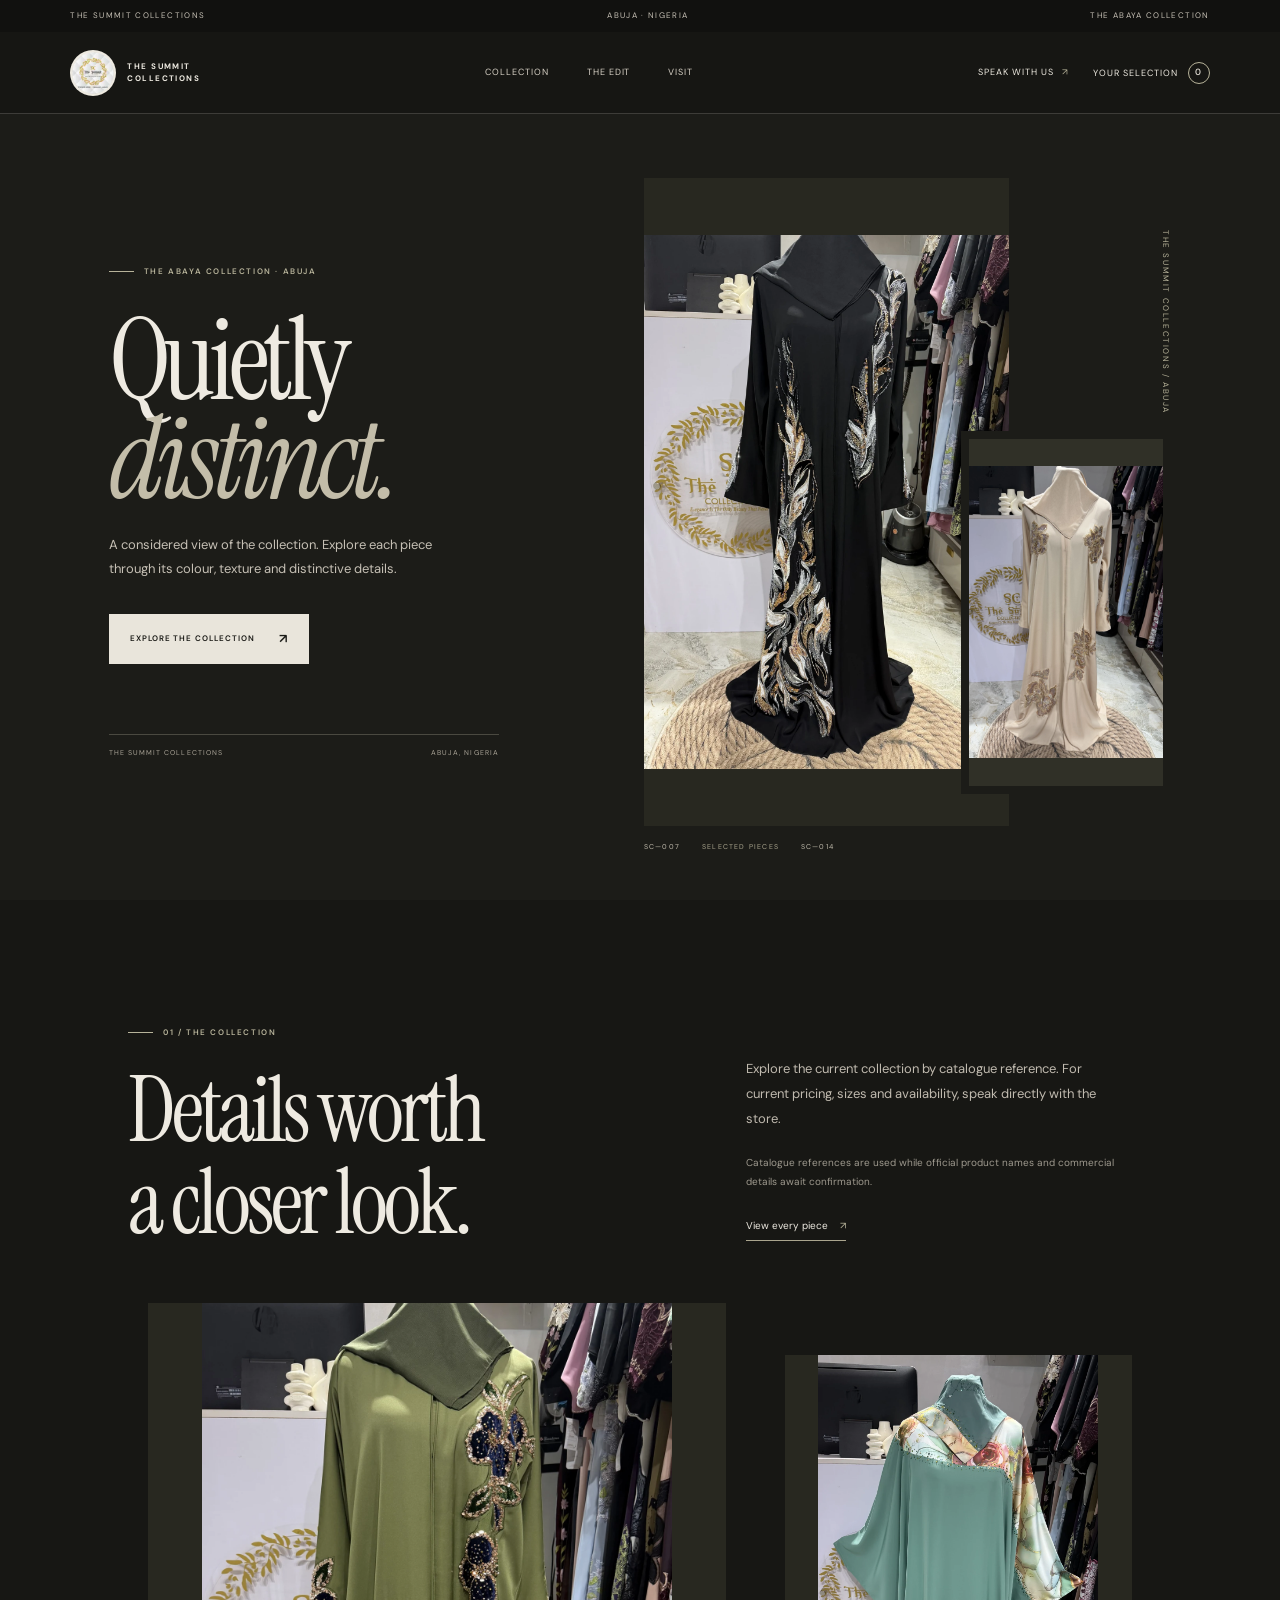
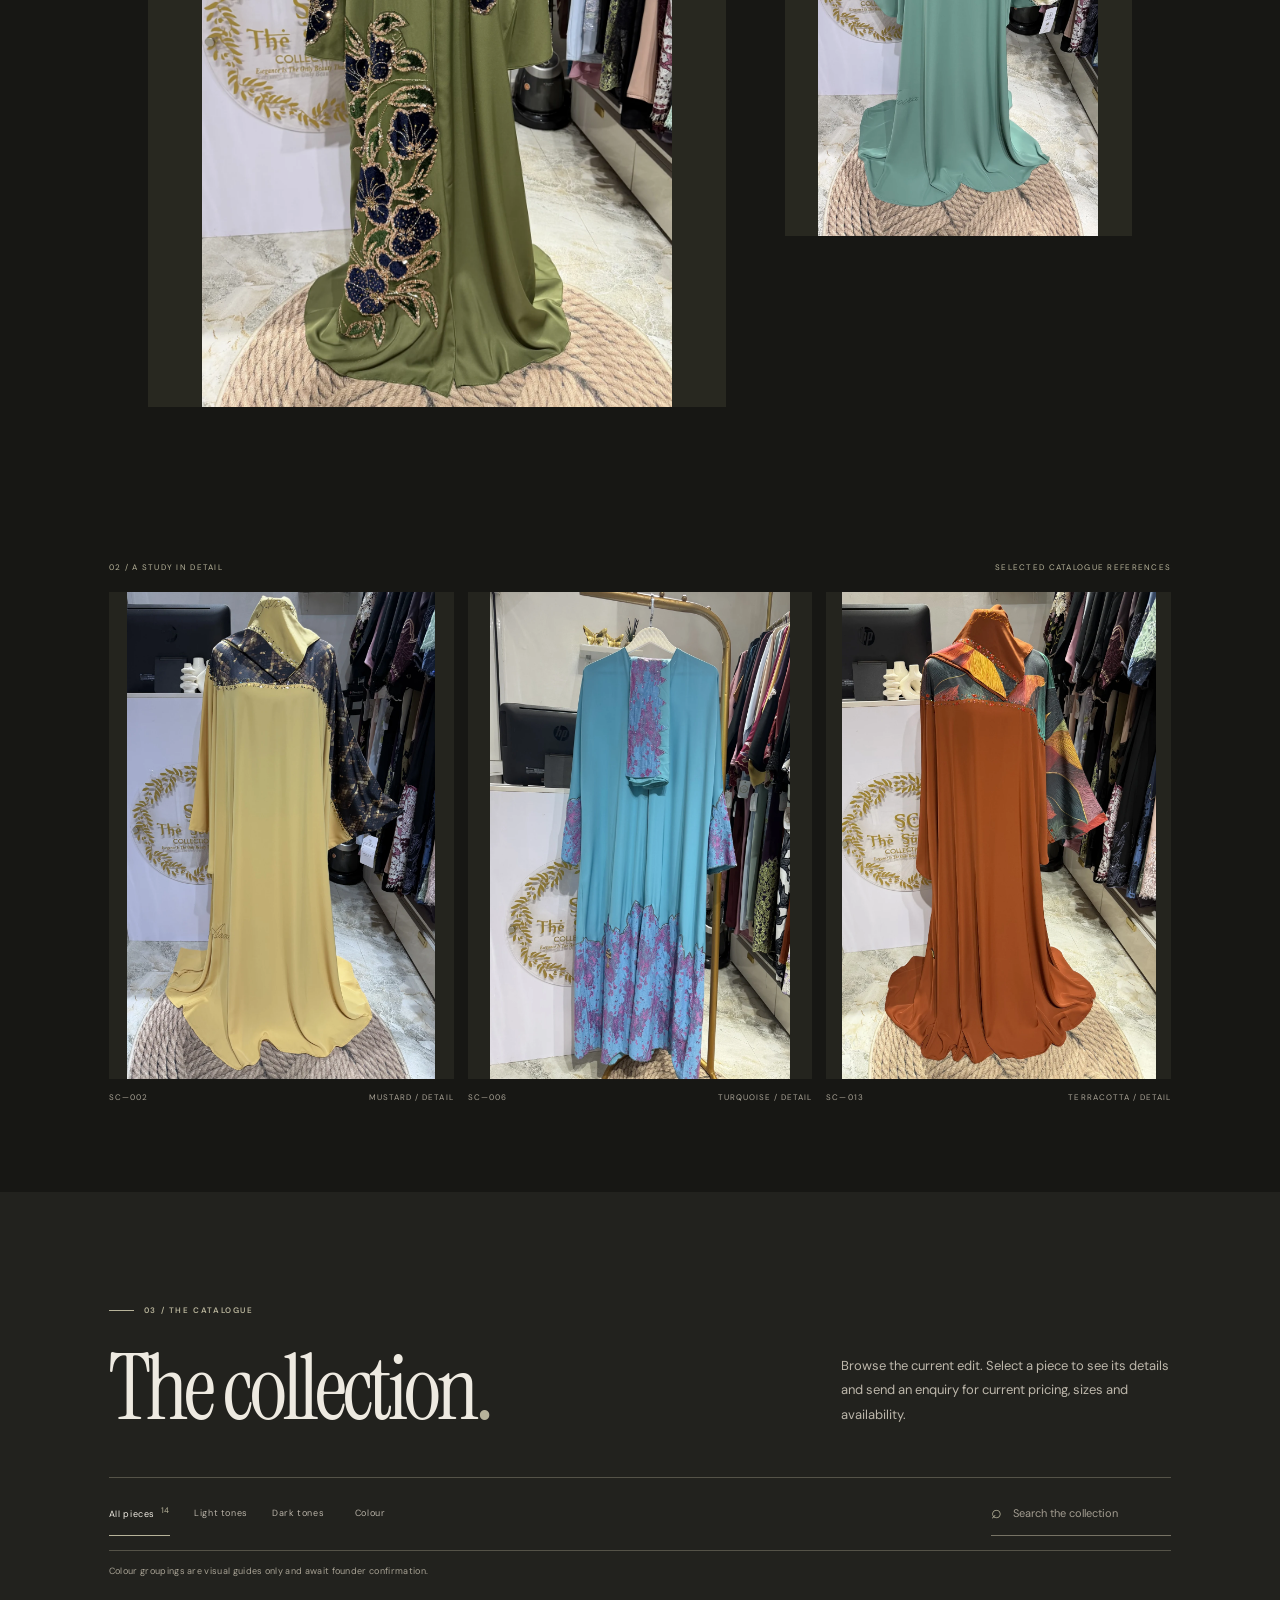
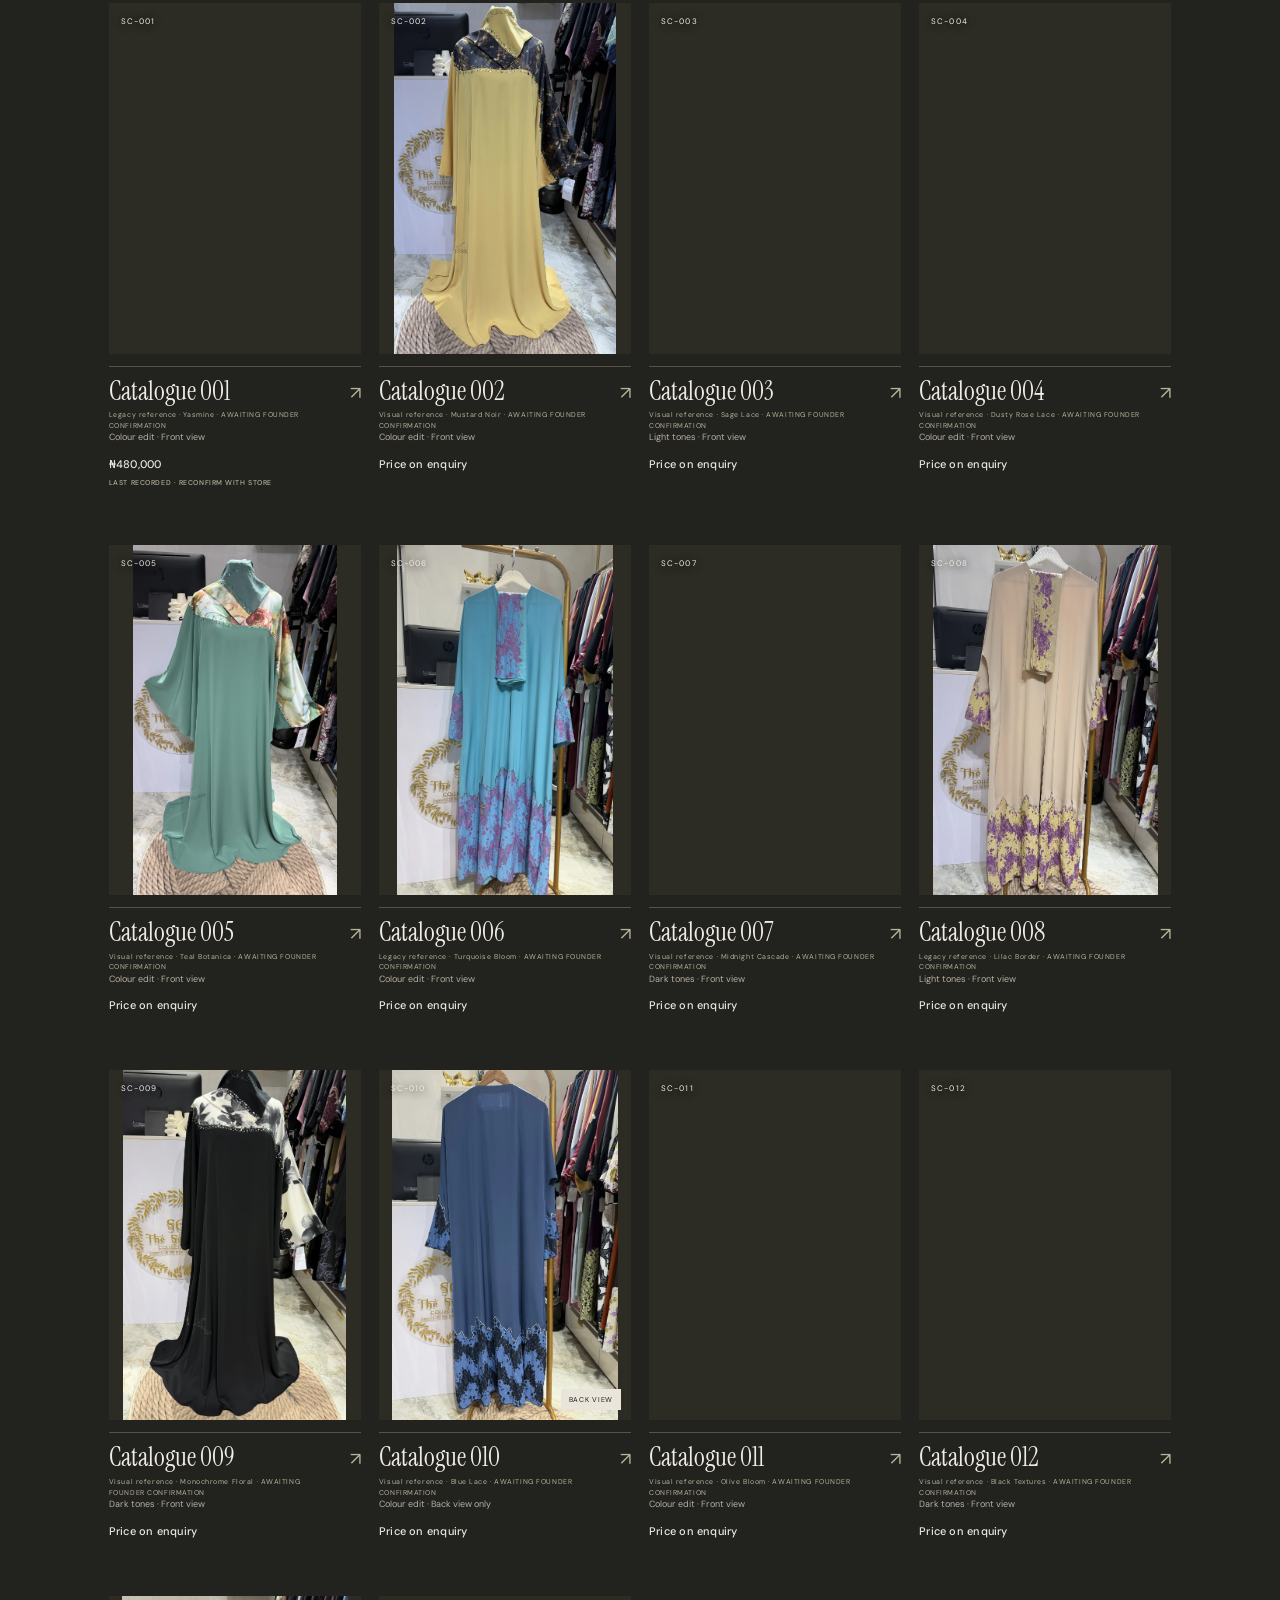
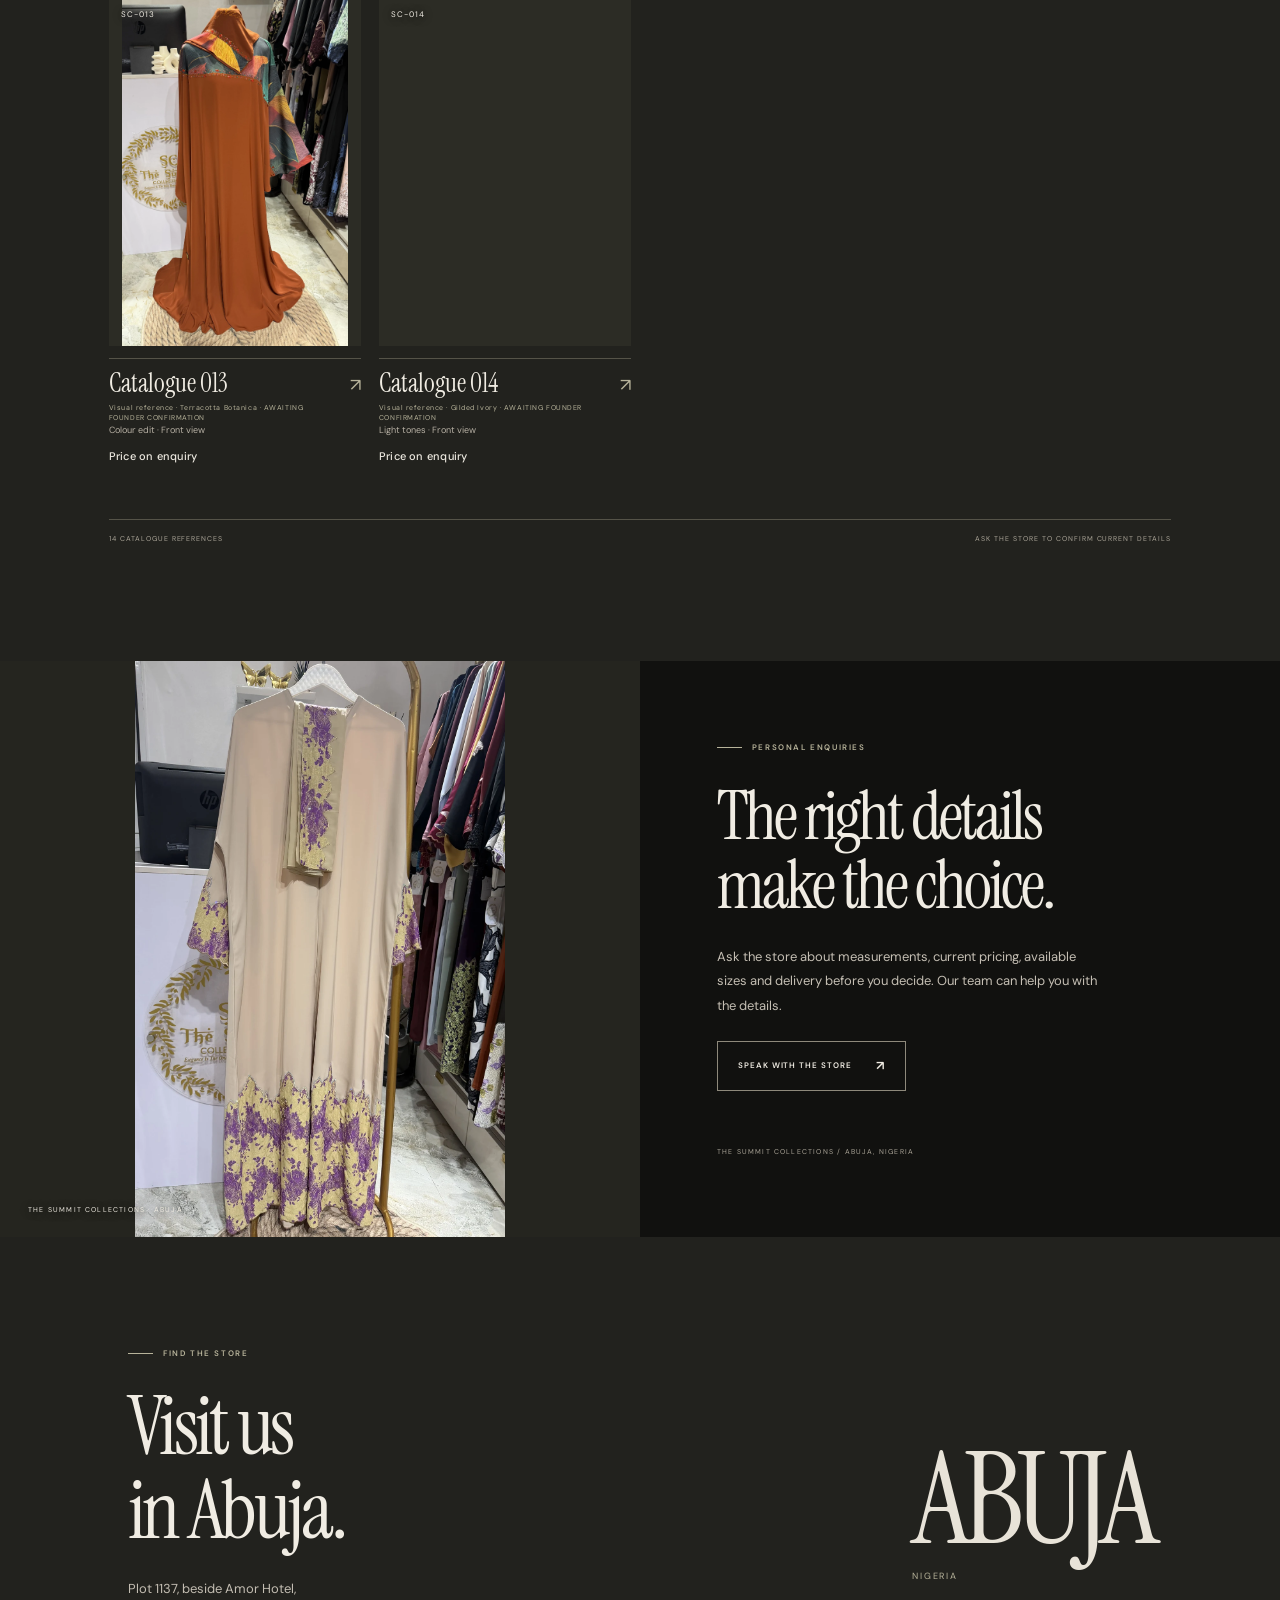
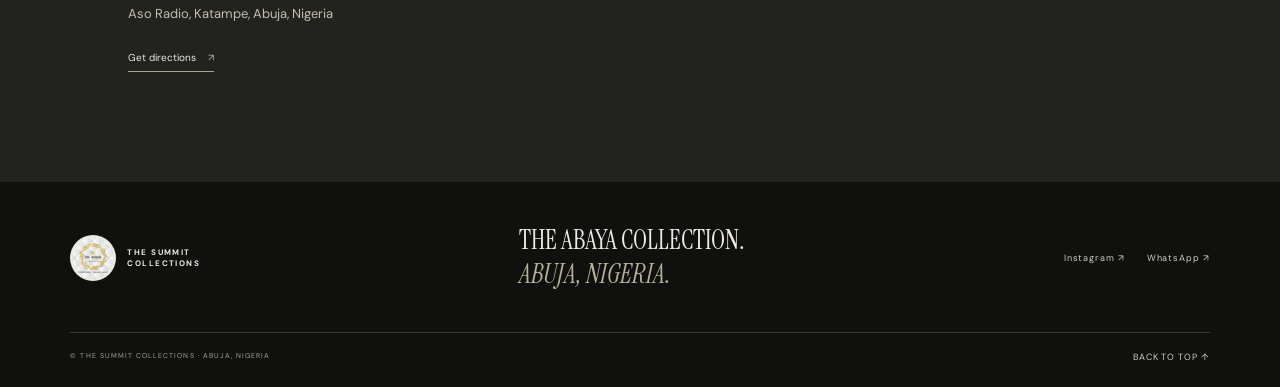
<file: index.html>
<!doctype html>
<html lang="en-NG">
<head>
<meta charset="utf-8">
<meta name="viewport" content="width=device-width, initial-scale=1">
<meta name="theme-color" content="#171714">
<meta name="robots" content="noindex,nofollow">
<meta name="description" content="Explore the abaya collection from The Summit Collections, Abuja. View each piece and enquire directly about current pricing, sizes and availability.">
<meta property="og:type" content="website">
<meta property="og:site_name" content="The Summit Collections">
<meta property="og:title" content="The Summit Collections — Quietly distinct">
<meta property="og:description" content="Explore the abaya collection from The Summit Collections, Abuja.">
<meta property="og:locale" content="en_NG">
<meta property="og:image" content="https://summit-collections-founder-review-ic6bxwjnn.vercel.app/products/sc-007.webp">
<meta property="og:image:alt" content="Black embroidered abaya from The Summit Collections catalogue">
<meta name="twitter:card" content="summary_large_image">
<meta name="twitter:title" content="The Summit Collections — Quietly distinct">
<meta name="twitter:description" content="Explore the abaya collection from The Summit Collections, Abuja.">
<meta name="twitter:image" content="https://summit-collections-founder-review-ic6bxwjnn.vercel.app/products/sc-007.webp">
<title>The Summit Collections — Quietly distinct</title>
<link rel="icon" type="image/svg+xml" href="/assets/favicon.svg">
<link rel="preload" as="image" href="/products/sc-007.webp" fetchpriority="high">
<link rel="preconnect" href="https://fonts.googleapis.com">
<link rel="preconnect" href="https://fonts.gstatic.com" crossorigin>
<link href="https://fonts.googleapis.com/css2?family=DM+Sans:wght@400;500;600;700&family=Instrument+Serif:ital@0;1&display=swap" rel="stylesheet">
<link rel="stylesheet" href="/styles.css">
</head>
<body>
<a class="skip-link" href="#top">Skip to content</a>
<div class="progress" aria-hidden="true"><span id="progressBar"></span></div>
<div class="prelude" id="prelude" aria-hidden="true"><span class="prelude-mark">SC</span></div>
<div class="announcement"><span>THE SUMMIT COLLECTIONS</span><span>ABUJA · NIGERIA</span><span>THE ABAYA COLLECTION</span></div>

<header class="site-header" id="siteHeader">
  <a class="brand" href="#top" aria-label="The Summit Collections home"><img src="/assets/summit-logo.webp" alt=""><span>THE SUMMIT<br>COLLECTIONS</span></a>
  <nav class="desktop-nav" aria-label="Main navigation"><a href="#collection">Collection</a><a href="#story">The edit</a><a href="#visit">Visit</a></nav>
  <div class="header-actions">
    <a class="header-contact" href="https://wa.me/2347082812850" target="_blank" rel="noopener">Speak with us <span>↗</span></a>
    <button class="bag-trigger" id="bagOpen" aria-controls="drawer" aria-expanded="false">Your selection <b id="count" aria-live="polite" aria-atomic="true" aria-label="0 selected units">0</b></button>
    <button class="menu-trigger" id="menuOpen" aria-controls="mobileNav" aria-label="Open navigation" aria-expanded="false"><span></span><span></span></button>
  </div>
</header>

<nav class="mobile-nav" id="mobileNav" aria-label="Mobile navigation" aria-hidden="true" inert>
  <a href="#collection">Collection <span>01</span></a><a href="#story">The edit <span>02</span></a><a href="#visit">Visit <span>03</span></a><a href="https://wa.me/2347082812850" target="_blank" rel="noopener">Speak with us ↗</a>
</nav>

<main id="top" tabindex="-1">
  <section class="hero" aria-labelledby="heroTitle">
    <div class="hero-copy">
      <p class="eyebrow reveal"><span class="eyebrow-rule"></span> THE ABAYA COLLECTION · ABUJA</p>
      <h1 class="hero-title reveal" id="heroTitle">Quietly<br><em>distinct.</em></h1>
      <p class="hero-description reveal">A considered view of the collection. Explore each piece through its colour, texture and distinctive details.</p>
      <div class="hero-actions reveal"><a class="button button-light" href="#collection">Explore the collection <span>↗</span></a></div>
      <div class="hero-foot"><span>THE SUMMIT COLLECTIONS</span><span>ABUJA, NIGERIA</span></div>
    </div>
    <div class="hero-stage" aria-label="Selected pieces from the collection">
      <figure class="hero-image hero-image-main"><img src="/products/sc-007.webp" alt="SC-007, black abaya with cascading embroidered detail" fetchpriority="high" decoding="async"></figure>
      <figure class="hero-image hero-image-detail"><img src="/products/sc-014.webp" alt="SC-014, ivory-toned abaya with gold-toned appliqué" loading="eager" decoding="async"></figure>
      <div class="hero-image-index"><span>SC—007</span><i>SELECTED PIECES</i><span>SC—014</span></div>
      <span class="hero-vertical">THE SUMMIT COLLECTIONS / ABUJA</span>
    </div>
  </section>

  <section class="story" id="story" aria-labelledby="storyTitle">
    <div class="story-heading"><p class="eyebrow"><span class="eyebrow-rule"></span> 01 / THE COLLECTION</p><h2 class="reveal" id="storyTitle">Details worth<br>a closer look.</h2></div>
    <div class="story-copy reveal"><p>Explore the current collection by catalogue reference. For current pricing, sizes and availability, speak directly with the store.</p><p class="story-note">Catalogue references are used while official product names and commercial details await confirmation.</p><a class="quiet-link" href="#collection">View every piece <span>↗</span></a></div>
    <div class="story-images">
      <figure class="story-image story-image-large reveal-image"><img src="/products/sc-011.webp" alt="SC-011, olive abaya with navy and gold floral embroidery" loading="lazy" decoding="async"></figure>
      <figure class="story-image story-image-small reveal-image"><img src="/products/sc-005.webp" alt="SC-005, teal abaya with floral-print sleeves" loading="lazy" decoding="async"></figure>
    </div>
  </section>

  <section class="lookbook" aria-label="A closer view of selected collection pieces">
    <div class="lookbook-head"><span>02 / A STUDY IN DETAIL</span><span>SELECTED CATALOGUE REFERENCES</span></div>
    <div class="lookbook-track">
      <figure><img src="/products/sc-002.webp" alt="SC-002, mustard abaya with dark textured panel" loading="lazy"><figcaption><span>SC—002</span><span>MUSTARD / DETAIL</span></figcaption></figure>
      <figure><img src="/products/sc-006.webp" alt="SC-006, turquoise abaya with purple and blue lace" loading="lazy"><figcaption><span>SC—006</span><span>TURQUOISE / DETAIL</span></figcaption></figure>
      <figure><img src="/products/sc-013.webp" alt="SC-013, terracotta abaya with multicolour print" loading="lazy"><figcaption><span>SC—013</span><span>TERRACOTTA / DETAIL</span></figcaption></figure>
    </div>
  </section>

  <section class="collection" id="collection" aria-labelledby="collectionTitle">
    <div class="collection-head"><div><p class="eyebrow"><span class="eyebrow-rule"></span> 03 / THE CATALOGUE</p><h2 class="reveal" id="collectionTitle">The collection<span class="heading-period">.</span></h2></div><p class="collection-intro reveal">Browse the current edit. Select a piece to see its details and send an enquiry for current pricing, sizes and availability.</p></div>
    <div class="collection-tools">
      <div class="filters" role="group" aria-label="Filter collection">
        <button class="active" data-filter="all" aria-pressed="true">All pieces <sup data-catalogue-count>14</sup></button>
        <button data-filter="neutral" aria-pressed="false">Light tones</button>
        <button data-filter="dark" aria-pressed="false">Dark tones</button>
        <button data-filter="colour" aria-pressed="false">Colour</button>
      </div>
      <label class="search"><span aria-hidden="true">⌕</span><input id="search" type="search" placeholder="Search the collection" aria-label="Search collection"></label>
    </div>
    <p class="filter-note">Colour groupings are visual guides only and await founder confirmation.</p>
    <div class="product-grid" id="grid" aria-live="polite"></div>
    <div class="collection-end"><span>14 CATALOGUE REFERENCES</span><span>ASK THE STORE TO CONFIRM CURRENT DETAILS</span></div>
  </section>

  <section class="service">
    <div class="service-image"><img src="/products/sc-008.webp" alt="SC-008, beige abaya with lilac and gold border detailing" loading="lazy" decoding="async"><span>THE SUMMIT COLLECTIONS · ABUJA</span></div>
    <div class="service-copy"><p class="eyebrow"><span class="eyebrow-rule"></span> PERSONAL ENQUIRIES</p><h2 class="reveal">The right details<br>make the choice.</h2><p class="reveal">Ask the store about measurements, current pricing, available sizes and delivery before you decide. Our team can help you with the details.</p><a class="button button-outline reveal" href="https://wa.me/2347082812850" target="_blank" rel="noopener">Speak with the store <span>↗</span></a><span class="service-index">THE SUMMIT COLLECTIONS / ABUJA, NIGERIA</span></div>
  </section>

  <section class="visit" id="visit">
    <div class="visit-copy"><p class="eyebrow"><span class="eyebrow-rule"></span> FIND THE STORE</p><h2 class="reveal">Visit us<br>in Abuja.</h2><p class="reveal">Plot 1137, beside Amor Hotel,<br>Aso Radio, Katampe, Abuja, Nigeria</p><a class="quiet-link reveal" href="https://www.google.com/maps/search/?api=1&query=Plot+1137+beside+Amor+Hotel+Aso+Radio+Katampe+Abuja+Nigeria" target="_blank" rel="noopener">Get directions <span>↗</span></a></div>
    <div class="visit-mark"><b>ABUJA</b><span>NIGERIA</span></div>
  </section>
</main>

<footer class="site-footer">
  <div class="footer-top"><a class="brand footer-brand" href="#top"><img src="/assets/summit-logo.webp" alt=""><span>THE SUMMIT<br>COLLECTIONS</span></a><p>THE ABAYA COLLECTION.<br><em>ABUJA, NIGERIA.</em></p><div class="footer-links"><a href="https://www.instagram.com/thesummit_collections/" target="_blank" rel="noopener">Instagram ↗</a><a href="https://wa.me/2347082812850" target="_blank" rel="noopener">WhatsApp ↗</a></div></div>
  <div class="footer-bottom"><small>© THE SUMMIT COLLECTIONS · ABUJA, NIGERIA</small><a href="#top">BACK TO TOP ↑</a></div>
</footer>

<div class="scrim" id="scrim"></div>
<aside class="selection-drawer" id="drawer" role="dialog" aria-modal="true" aria-label="Your selection" aria-hidden="true" tabindex="-1" inert>
  <div class="drawer-head"><div><p class="eyebrow">YOUR SELECTION</p><h2>Enquiry bag</h2></div><button id="bagClose" aria-label="Close selection">×</button></div>
  <div class="drawer-items" id="items"></div>
  <div class="drawer-bottom"><p>Selected pieces are sent as an enquiry. The store will confirm current pricing, sizing and availability.</p><div id="enquiryFields" hidden><label>Your name<input id="name" placeholder="Your name" autocomplete="name"></label><label>Delivery location<input id="location" placeholder="City or area" autocomplete="address-level2"></label></div><button id="send" class="button button-light" disabled>Add a piece to continue</button></div>
</aside>

<dialog id="detail" class="product-dialog" aria-labelledby="detailTitle" aria-describedby="detailView detailPriceNote">
  <button class="dialog-close" id="detailClose" aria-label="Close product details">×</button>
  <div class="dialog-image"><img id="detailImg" alt="Selected abaya"><div class="dialog-thumbs" id="thumbs"></div></div>
  <div class="dialog-copy"><p class="eyebrow" id="detailRef">THE COLLECTION</p><h2 id="detailTitle">Catalogue reference</h2><p id="detailView">Front view</p><p class="detail-price" id="detailPrice">Price on enquiry</p><p class="price-note" id="detailPriceNote">Ask the store to confirm current pricing.</p><p>Ask us to confirm current availability, measurements, sizes and delivery.</p><div class="size-note"><span>SIZE & FIT</span><b>Ask the store</b></div><label>What would you like to know?<input id="size" placeholder="e.g. Size 56, measurements"></label><button id="add" class="button button-light">Add to selection <span>↗</span></button></div>
</dialog>
<script src="/app.js" defer></script>
</body>
</html>
</file>
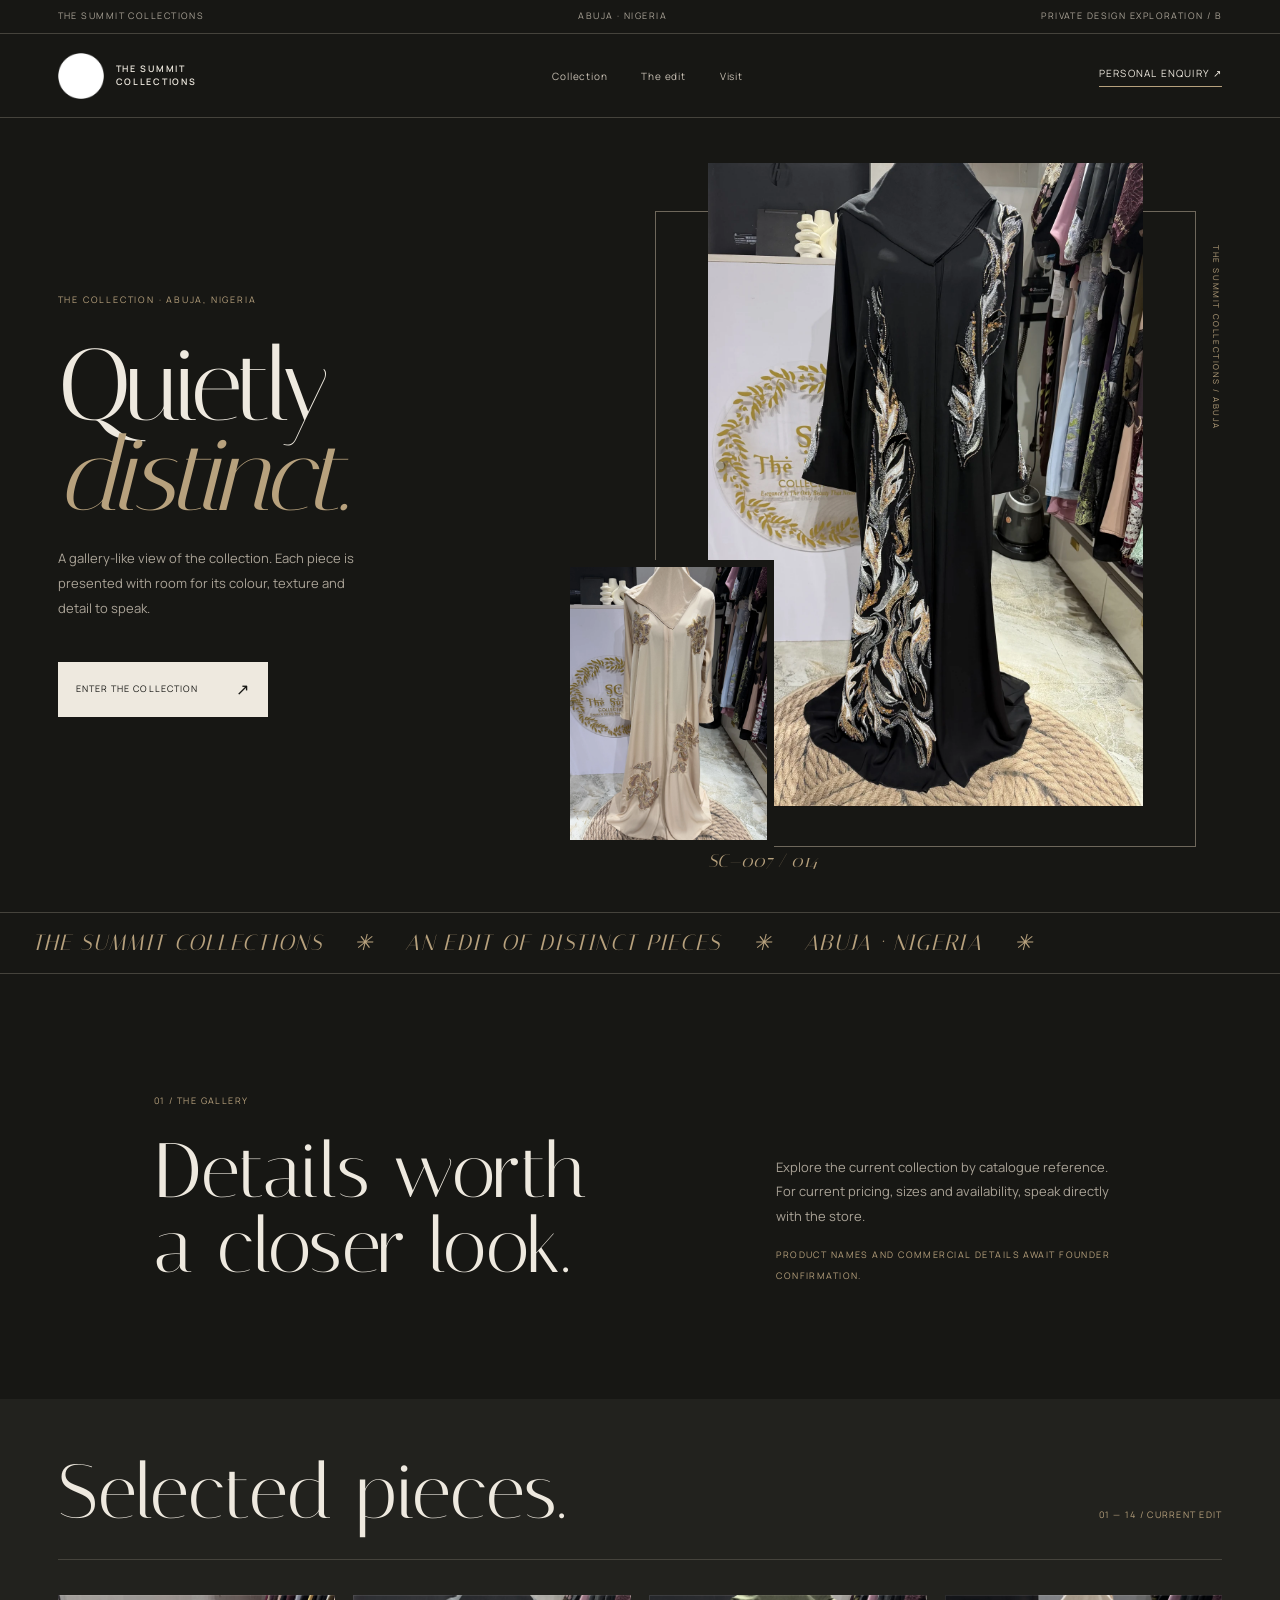
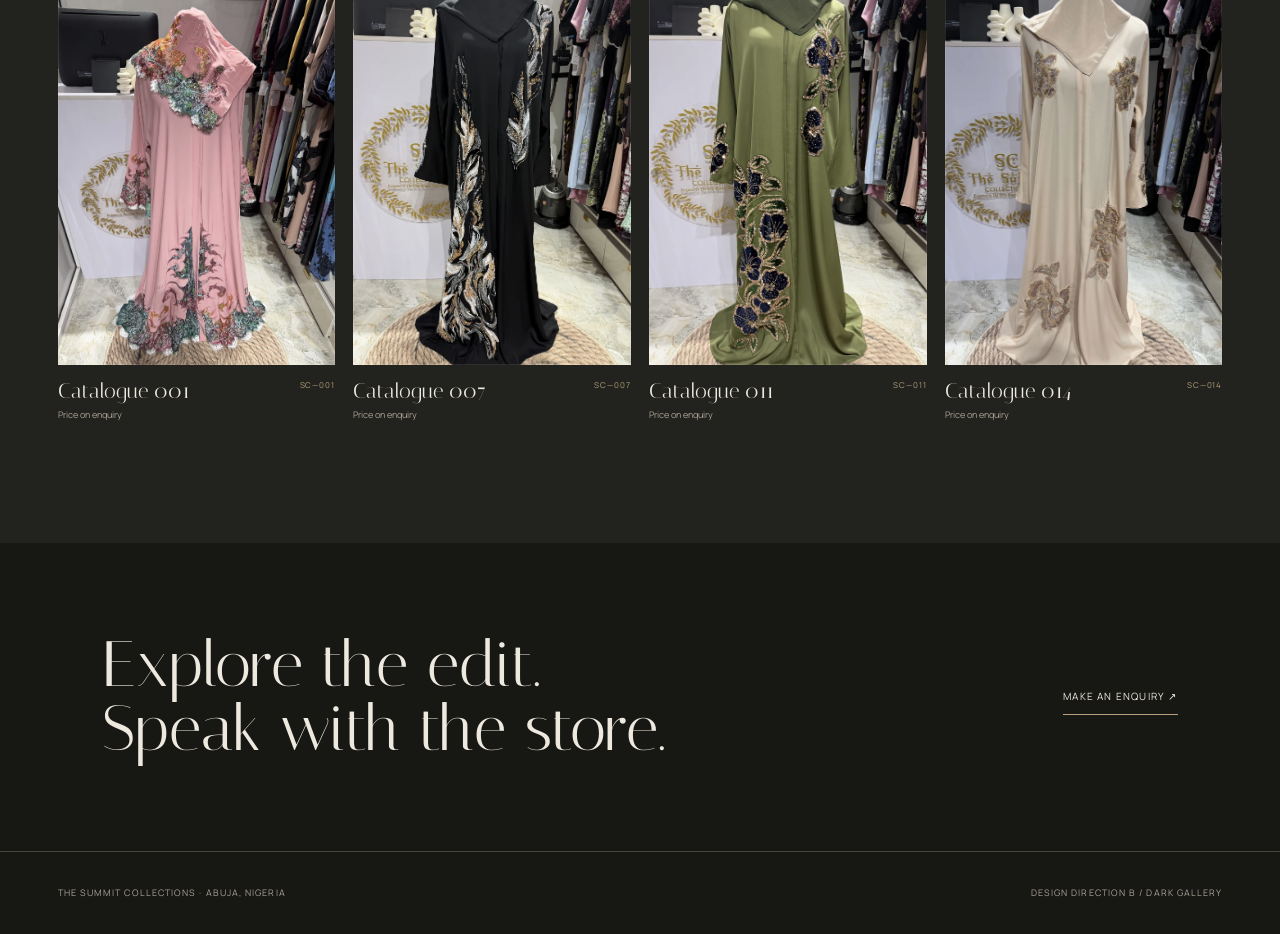
<file: directions/dark-gallery.html>
<!doctype html>
<html lang="en">
<head>
<meta charset="utf-8"><meta name="viewport" content="width=device-width,initial-scale=1"><meta name="theme-color" content="#171714">
<title>Direction B — Dark Gallery | The Summit Collections</title>
<meta name="description" content="An editorial design exploration for The Summit Collections.">
<link rel="preconnect" href="https://fonts.googleapis.com"><link rel="preconnect" href="https://fonts.gstatic.com" crossorigin>
<link href="https://fonts.googleapis.com/css2?family=DM+Sans:wght@400;500;600&family=Italiana&family=Manrope:wght@400;500;600&display=swap" rel="stylesheet">
<style>
:root{--bg:#171714;--panel:#22221e;--ink:#eee9df;--muted:#aaa397;--line:#45433c;--gold:#b7a17d;--serif:'Italiana',Georgia,serif;--sans:'Manrope',Arial,sans-serif;--ease:cubic-bezier(.2,.72,.2,1)}
*{box-sizing:border-box}html{scroll-behavior:smooth}body{margin:0;background:var(--bg);color:var(--ink);font:13px/1.6 var(--sans);-webkit-font-smoothing:antialiased}a{color:inherit;text-decoration:none}img{display:block;width:100%;height:100%;object-fit:cover}.topline{height:34px;padding:0 4.5%;display:flex;justify-content:space-between;align-items:center;border-bottom:1px solid var(--line);color:var(--muted);font-size:9px;letter-spacing:.16em;text-transform:uppercase}header{height:84px;padding:0 4.5%;display:flex;align-items:center;justify-content:space-between;border-bottom:1px solid var(--line)}.brand{display:flex;align-items:center;gap:12px;font-size:9px;line-height:1.35;letter-spacing:.19em;font-weight:600}.brand img{width:46px;height:46px;object-fit:contain;filter:grayscale(1) brightness(0) invert(1)}.nav{display:flex;gap:34px;font-size:10px;letter-spacing:.08em;color:#c8c0b4}.contact{font-size:10px;text-transform:uppercase;letter-spacing:.12em;border-bottom:1px solid var(--gold);padding-bottom:5px}
.hero{min-height:calc(100svh - 118px);padding:45px 4.5% 65px;display:grid;grid-template-columns:.82fr 1.18fr;gap:4%;align-items:center;position:relative}.hero-copy{position:relative;z-index:2}.kicker{font-size:9px;letter-spacing:.2em;text-transform:uppercase;color:var(--gold)}.hero h1{font:400 clamp(66px,8vw,124px)/.88 var(--serif);letter-spacing:-.045em;margin:34px 0 25px}.hero h1 span{display:block;color:var(--gold);font-style:italic}.hero p{max-width:315px;color:var(--muted);line-height:1.9}.cta{display:inline-flex;gap:38px;align-items:center;margin-top:28px;padding:15px 18px;background:var(--ink);color:var(--bg);font-size:9px;letter-spacing:.12em;text-transform:uppercase}.cta b{font-size:16px;font-weight:400}.hero-art{height:min(700px,76vh);min-height:500px;position:relative}.hero-art:before{content:"";position:absolute;inset:7% 4% 0 14%;border:1px solid #6e675b}.hero-main{position:absolute;inset:0 12% 6% 22%;overflow:hidden}.hero-main img{object-position:center 22%;transition:transform 1.2s var(--ease)}.hero-main:hover img{transform:scale(1.035)}.hero-detail{position:absolute;left:0;bottom:0;width:32%;height:42%;border:7px solid var(--bg);overflow:hidden}.hero-detail img{transition:transform .9s var(--ease)}.hero-detail:hover img{transform:scale(1.04)}.vertical{position:absolute;right:0;top:12%;writing-mode:vertical-rl;font-size:8px;letter-spacing:.2em;color:var(--gold)}.hero-no{position:absolute;bottom:-25px;left:22%;font:italic 18px var(--serif);color:var(--gold)}
.marquee{border-top:1px solid var(--line);border-bottom:1px solid var(--line);overflow:hidden;padding:17px 0;white-space:nowrap;color:var(--gold);font:italic 22px var(--serif);letter-spacing:.06em}.marquee span{display:inline-block;padding:0 32px}.intro{padding:115px 12%;display:grid;grid-template-columns:1fr .72fr;gap:14%;align-items:end}.intro small{font-size:9px;letter-spacing:.16em;text-transform:uppercase;color:var(--gold)}.intro h2{font:400 clamp(48px,6vw,84px)/.98 var(--serif);margin:24px 0 0}.intro p{color:var(--muted);line-height:1.9;margin:0 0 14px}.collection{padding:55px 4.5% 115px;background:var(--panel)}.collection-head{display:flex;justify-content:space-between;align-items:end;padding:0 0 28px;border-bottom:1px solid var(--line)}.collection-head h2{font:400 clamp(50px,6vw,84px)/1 var(--serif);margin:0}.collection-head p{font-size:9px;letter-spacing:.14em;color:var(--gold);text-transform:uppercase}.grid{display:grid;grid-template-columns:repeat(4,minmax(0,1fr));gap:18px;margin-top:35px}.item{min-width:0}.photo{aspect-ratio:3/4;overflow:hidden;background:#34332d;position:relative}.photo img{transition:transform .9s var(--ease);filter:saturate(.92)}.item:hover .photo img{transform:scale(1.04)}.photo:after{content:"";position:absolute;inset:0;border:1px solid #eee9df1a;pointer-events:none}.meta{display:flex;justify-content:space-between;gap:8px;padding-top:14px}.meta strong{font:400 21px var(--serif)}.meta span{font-size:8px;letter-spacing:.12em;color:var(--gold)}.item p{font-size:9px;color:var(--muted);margin:5px 0}
.end{padding:90px 8%;display:flex;align-items:center;justify-content:space-between;gap:30px}.end h2{font:400 clamp(42px,5vw,72px)/1 var(--serif);margin:0}.end a{border-bottom:1px solid var(--gold);padding:10px 0;font-size:10px;letter-spacing:.12em;text-transform:uppercase}footer{padding:34px 4.5%;display:flex;justify-content:space-between;border-top:1px solid var(--line);font-size:9px;letter-spacing:.12em;text-transform:uppercase;color:var(--muted)}
.reveal{opacity:0;transform:translateY(18px);animation:arrive .9s var(--ease) forwards}.hero h1{animation-delay:.12s}.hero p{animation-delay:.24s}.hero .cta{animation-delay:.34s}.hero-art{animation:arrive 1.1s .18s var(--ease) both}@keyframes arrive{to{opacity:1;transform:translateY(0)}}@media(prefers-reduced-motion:reduce){*,*:before,*:after{scroll-behavior:auto!important;animation:none!important;transition:none!important}.reveal{opacity:1;transform:none}}
@media(max-width:760px){.topline{padding:0 5%;font-size:7px}.topline span:nth-child(2){display:none}header{height:70px;padding:0 5%}.brand img{width:38px;height:38px}.nav{display:none}.hero{padding:42px 5% 60px;display:flex;flex-direction:column;align-items:stretch;gap:35px;min-height:0}.hero h1{font-size:clamp(65px,17vw,100px);margin:26px 0 20px}.hero-art{height:112vw;min-height:410px;max-height:600px}.hero-main{inset:0 9% 7% 17%}.hero-art:before{inset:7% 1% 0 10%}.hero-detail{width:34%;height:39%;border-width:6px}.vertical{right:0;font-size:7px}.hero-no{left:17%;font-size:15px}.intro{padding:78px 7%;display:block}.intro h2{font-size:58px;margin-bottom:26px}.collection{padding:55px 5% 78px}.collection-head{display:block}.collection-head h2{font-size:60px}.collection-head p{margin-top:14px}.grid{grid-template-columns:repeat(2,minmax(0,1fr));gap:28px 13px;margin-top:25px}.meta strong{font-size:19px}.end{padding:60px 7%;display:block}.end h2{font-size:48px}.end a{display:inline-block;margin-top:28px}footer{padding:25px 5%;gap:18px;flex-wrap:wrap;font-size:8px}}
</style></head>
<body>
<div class="topline"><span>The Summit Collections</span><span>Abuja · Nigeria</span><span>Private design exploration / B</span></div>
<header><a class="brand" href="#"><img src="/assets/summit-logo.webp" alt=""><span>THE SUMMIT<br>COLLECTIONS</span></a><nav class="nav"><a href="#collection">Collection</a><a href="#edit">The edit</a><a href="#visit">Visit</a></nav><a class="contact" href="https://wa.me/2347082812850" target="_blank" rel="noopener">Personal enquiry ↗</a></header>
<main>
<section class="hero"><div class="hero-copy"><div class="kicker">The collection · Abuja, Nigeria</div><h1 class="reveal">Quietly <span>distinct.</span></h1><p class="reveal">A gallery-like view of the collection. Each piece is presented with room for its colour, texture and detail to speak.</p><a class="cta reveal" href="#collection">Enter the collection <b>↗</b></a></div><div class="hero-art"><div class="hero-main"><img src="/products/sc-007.webp" alt="Catalogue SC-007, black abaya with embroidered detail" fetchpriority="high"></div><div class="hero-detail"><img src="/products/sc-014.webp" alt="Catalogue SC-014, ivory abaya with embellishment"></div><span class="vertical">THE SUMMIT COLLECTIONS / ABUJA</span><div class="hero-no">SC—007 / 014</div></div></section>
<div class="marquee" aria-label="The Summit Collections, Abuja"><span>THE SUMMIT COLLECTIONS</span>✳<span>AN EDIT OF DISTINCT PIECES</span>✳<span>ABUJA · NIGERIA</span>✳</div>
<section class="intro" id="edit"><div><small>01 / The gallery</small><h2>Details worth<br>a closer look.</h2></div><div><p>Explore the current collection by catalogue reference. For current pricing, sizes and availability, speak directly with the store.</p><small>Product names and commercial details await founder confirmation.</small></div></section>
<section class="collection" id="collection"><div class="collection-head"><h2>Selected pieces.</h2><p>01 — 14 / Current edit</p></div><div class="grid">
<article class="item"><div class="photo"><img src="/products/sc-001.webp" alt="SC-001 abaya"></div><div class="meta"><strong>Catalogue 001</strong><span>SC—001</span></div><p>Price on enquiry</p></article>
<article class="item"><div class="photo"><img src="/products/sc-007.webp" alt="SC-007 abaya"></div><div class="meta"><strong>Catalogue 007</strong><span>SC—007</span></div><p>Price on enquiry</p></article>
<article class="item"><div class="photo"><img src="/products/sc-011.webp" alt="SC-011 abaya"></div><div class="meta"><strong>Catalogue 011</strong><span>SC—011</span></div><p>Price on enquiry</p></article>
<article class="item"><div class="photo"><img src="/products/sc-014.webp" alt="SC-014 abaya"></div><div class="meta"><strong>Catalogue 014</strong><span>SC—014</span></div><p>Price on enquiry</p></article>
</div></section>
<section class="end" id="visit"><h2>Explore the edit.<br>Speak with the store.</h2><a href="https://wa.me/2347082812850" target="_blank" rel="noopener">Make an enquiry ↗</a></section>
</main><footer><span>The Summit Collections · Abuja, Nigeria</span><span>Design direction B / Dark Gallery</span></footer>
</body></html>
</file>
<file: styles.css>
:root{--ink:#211d19;--paper:#f1eee8;--white:#faf9f6;--stone:#e5dfd5;--sand:#d5c9b9;--muted:#655c52;--line:rgba(33,29,25,.16);--accent:#705637;--wine:#67434a;--serif:'Instrument Serif',Georgia,serif;--sans:'DM Sans',Arial,sans-serif;--ease:cubic-bezier(.22,.7,.18,1)}
*{box-sizing:border-box}html{scroll-behavior:smooth;scroll-padding-top:92px}body{margin:0;background:var(--paper);color:var(--ink);font:14px/1.65 var(--sans);-webkit-font-smoothing:antialiased;overflow-x:hidden}body.lock{overflow:hidden}a{color:inherit;text-decoration:none}button,input{font:inherit}button{cursor:pointer}img{display:block;max-width:100%}
:where(a,button,input,[tabindex]):focus-visible{outline:2px solid var(--accent);outline-offset:4px}.skip-link{position:fixed;z-index:100;top:10px;left:10px;padding:12px 16px;background:var(--ink);color:var(--white);transform:translateY(-160%)}.skip-link:focus{transform:none}
.progress{position:fixed;z-index:60;top:0;left:0;width:100%;height:2px;pointer-events:none}.progress span{display:block;width:0;height:100%;background:var(--accent)}.prelude{position:fixed;inset:0;z-index:70;display:grid;place-items:center;background:var(--ink);color:var(--paper);opacity:0;visibility:hidden;pointer-events:none}.prelude-mark{font:40px var(--serif)}
.announcement{height:32px;padding:0 5.5%;display:flex;align-items:center;justify-content:space-between;background:var(--ink);color:#e9e1d7;font-size:8px;letter-spacing:.17em}.announcement a{color:#e9e1d7}.announcement a span{padding-left:5px;color:#c4a77f}
.site-header{height:82px;padding:0 5.5%;display:flex;align-items:center;justify-content:space-between;position:sticky;top:0;z-index:30;background:rgba(241,238,232,.96);border-bottom:1px solid var(--line);backdrop-filter:blur(12px);transition:height .3s var(--ease)}.site-header.scrolled{height:70px}.brand{display:flex;align-items:center;gap:11px;flex-shrink:0}.brand img{width:46px;height:46px;object-fit:contain}.brand span{font-size:8px;font-weight:700;line-height:1.45;letter-spacing:.18em}.desktop-nav{display:flex;align-items:center;gap:38px}.desktop-nav a,.header-contact,.bag-trigger{font-size:9px;letter-spacing:.11em;text-transform:uppercase}.desktop-nav a{position:relative;padding:10px 0}.desktop-nav a:after{content:"";position:absolute;left:0;bottom:3px;width:100%;height:1px;background:var(--accent);transform:scaleX(0);transform-origin:right;transition:transform .3s}.desktop-nav a:hover:after{transform:scaleX(1);transform-origin:left}.header-actions{display:flex;align-items:center;gap:24px}.header-contact span{color:var(--accent);padding-left:5px}.bag-trigger{min-height:44px;border:0;background:none;color:var(--ink);padding:8px 0}.bag-trigger b{display:inline-grid;place-items:center;width:22px;height:22px;margin-left:7px;border:1px solid var(--ink);border-radius:50%;font-size:9px;font-weight:500}.menu-trigger{display:none}.mobile-nav{display:none}
.hero{min-height:min(730px,calc(100svh - 114px));padding:54px 8.5% 64px;display:grid;grid-template-columns:.8fr 1.2fr;align-items:center;gap:6%;position:relative;background:var(--stone)}.hero-copy{position:relative;z-index:2;padding:20px 0 0}.eyebrow{display:flex;align-items:center;gap:10px;margin:0;color:var(--accent);font-size:8px;font-weight:600;letter-spacing:.2em;text-transform:uppercase}.eyebrow-rule{width:25px;height:1px;background:var(--accent);display:inline-block;flex:none}.hero-title{margin:32px 0 24px;font:400 clamp(64px,7.5vw,112px)/.95 var(--serif);letter-spacing:-.055em}.hero-title em,.story-heading h2 em,.collection-head h2 em,.service-copy h2 em,.visit-copy h2 em,.footer-top p em{font-style:italic;color:var(--wine)}.hero-description{max-width:340px;margin:0;color:#625a51;font-size:13px;line-height:1.9}.hero-actions{display:flex;align-items:center;gap:25px;flex-wrap:wrap;margin-top:32px}.button{min-height:50px;padding:0 20px;display:inline-flex;align-items:center;justify-content:center;gap:24px;border:1px solid transparent;font-size:8px;font-weight:600;letter-spacing:.12em;text-transform:uppercase;transition:background .25s,color .25s,border-color .25s,transform .25s var(--ease)}.button span{font-size:13px;transition:transform .25s}.button:hover{transform:translateY(-2px)}.button:hover span{transform:translate(3px,-3px)}.button-dark{background:var(--ink);color:var(--paper)}.button-dark:hover{background:var(--wine)}.button-outline{border-color:#d2c2ae;color:var(--paper)}.button-outline:hover{background:var(--paper);color:var(--ink)}.quiet-link{display:inline-flex;align-items:center;gap:12px;padding-bottom:5px;border-bottom:1px solid var(--accent);font-size:10px}.quiet-link span{color:var(--accent);transition:transform .25s}.quiet-link:hover span{transform:translate(3px,-3px)}.hero-foot{display:flex;justify-content:space-between;max-width:390px;margin-top:70px;padding-top:12px;border-top:1px solid #c9bfb2;color:#655c52;font-size:7px;letter-spacing:.15em}
.hero-stage{height:min(560px,68vh);min-height:420px;position:relative}.hero-image{position:absolute;margin:0;overflow:hidden;background:#d5c9b9}.hero-image img{width:100%;height:100%;object-fit:cover;object-position:center 25%}.hero-image-main{left:9%;top:0;width:60%;height:100%;z-index:2}.hero-image-detail{right:0;bottom:7%;width:35%;height:62%;z-index:3;border:8px solid var(--stone)}.hero-image-index{position:absolute;z-index:4;left:9%;bottom:-22px;display:flex;gap:22px;color:#756a5e;font-size:7px;letter-spacing:.17em}.hero-image-index i{font-style:normal;color:var(--wine)}.scroll-cue{position:absolute;bottom:20px;left:50%;transform:translateX(-50%);display:flex;align-items:center;gap:10px;color:#71675c;font-size:7px;letter-spacing:.16em}.scroll-cue i{height:27px;width:1px;background:var(--accent)}
.collection-ribbon{min-height:56px;padding:12px 8%;display:flex;align-items:center;justify-content:space-around;gap:20px;background:var(--ink);color:#e7ded3}.collection-ribbon span{font:16px var(--serif);letter-spacing:.08em}.collection-ribbon i{font-style:normal;color:#b89b74;font-size:12px}
.story{padding:120px 10% 132px;display:grid;grid-template-columns:1.1fr .9fr;column-gap:12%;row-gap:55px}.story-heading h2,.collection-head h2,.service-copy h2,.visit-copy h2{margin:26px 0 0;font:400 clamp(52px,6.4vw,88px)/1.02 var(--serif);letter-spacing:-.045em}.story-copy{align-self:end;max-width:380px;padding-bottom:7px}.section-index{display:block;margin-bottom:20px;color:var(--accent);font-size:8px;letter-spacing:.18em}.story-copy p,.collection-intro,.service-copy>p:not(.eyebrow),.visit-copy>p:not(.eyebrow){margin:0 0 22px;color:#665e55;font-size:13px;line-height:1.9}.story-images{grid-column:1/-1;display:grid;grid-template-columns:1.25fr .75fr;align-items:start;gap:7%;padding:0 5%}.story-image{margin:0;min-width:0}.story-image img{width:100%;object-fit:cover;object-position:center 25%;background:var(--stone)}.story-image-large img{aspect-ratio:1.08/1}.story-image-small{margin-top:18%}.story-image-small img{aspect-ratio:.82/1}.story-image figcaption{display:flex;justify-content:space-between;padding-top:10px;color:#655c52;font-size:7px;letter-spacing:.15em}
.collection{padding:112px 8.5% 110px;background:#e8e2d9}.collection-head{display:flex;justify-content:space-between;align-items:end;gap:40px}.collection-head h2{font-size:clamp(58px,6.6vw,90px)}.collection-intro{max-width:330px;margin-bottom:7px!important}.collection-tools{display:flex;align-items:center;justify-content:space-between;gap:25px;margin:42px 0 30px;padding:14px 0;border-top:1px solid var(--line);border-bottom:1px solid var(--line)}.filters{display:flex;align-items:center;gap:24px;flex-wrap:wrap}.filters button{min-width:44px;min-height:44px;padding:8px 0;border:0;border-bottom:1px solid transparent;background:none;color:#655c52;font-size:9px;letter-spacing:.07em}.filters button.active{border-color:var(--accent);color:var(--ink)}.filters sup{padding-left:3px;color:var(--accent);font-size:8px}.search{display:flex;align-items:center;gap:9px;min-width:180px;min-height:44px;border-bottom:1px solid #bdb2a5;padding:6px 0}.search>span{font-size:18px;color:var(--accent)}.search input{width:100%;min-width:0;border:0;outline:0;background:transparent;color:var(--ink);font-size:11px}.search input::placeholder{color:#8a8177}
.product-grid{display:grid;grid-template-columns:repeat(3,minmax(0,1fr));gap:58px 25px}.product-card{min-width:0;opacity:0;transform:translateY(12px);transition:opacity .55s var(--ease),transform .55s var(--ease);transition-delay:var(--card-delay,0ms)}.product-card.is-visible{opacity:1;transform:none}.product-visual{position:relative;display:block;width:100%;padding:0;overflow:hidden;border:0;background:#ded7cd;aspect-ratio:3/4;text-align:left}.product-visual img{width:100%;height:100%;object-fit:cover;object-position:center 25%;transition:transform .7s var(--ease)}.product-visual:hover img{transform:scale(1.025)}.product-number{position:absolute;top:13px;left:13px;color:#fff;font-size:8px;letter-spacing:.14em;text-shadow:0 1px 8px #0008}.view-flag{position:absolute;right:10px;bottom:10px;padding:5px 8px;background:#f1eee8e8;color:var(--ink);font-size:7px;letter-spacing:.1em}.product-meta{display:flex;justify-content:space-between;gap:12px;padding-top:16px}.product-meta h3{margin:0 0 5px;font:400 clamp(22px,2.5vw,32px)/1.05 var(--serif)}.product-meta p{margin:0 0 10px;color:#655c52;font-size:9px;line-height:1.5}.product-price{display:block;font-size:11px;font-weight:500;letter-spacing:.02em}.product-price-note,.name-status{display:block;margin-top:5px;color:#6c5438;font-size:7px;line-height:1.5;letter-spacing:.08em}.name-status{color:#66533d}.product-arrow{flex:none;color:var(--accent);font-size:18px;transition:transform .25s}.product-card:hover .product-arrow{transform:translate(3px,-3px)}.empty-state{grid-column:1/-1;padding:34px 12px;text-align:left;line-height:1.7}.empty-state p{margin:0 0 10px;color:#62584e;font-size:12px}.empty-state p:first-child{font:26px/1.15 var(--serif);color:var(--ink)}.empty-browse{display:inline-flex;align-items:center;min-height:44px;margin-top:10px;padding:0 14px;border:1px solid var(--accent);color:var(--wine);font-size:10px;letter-spacing:.08em;text-transform:uppercase}.collection-end{display:flex;justify-content:space-between;gap:20px;margin-top:54px;padding-top:13px;border-top:1px solid var(--line);color:#655c52;font-size:7px;letter-spacing:.14em}
.service{display:grid;grid-template-columns:1fr 1fr;min-height:560px;background:var(--ink);color:var(--paper)}.service-image{position:relative;min-height:560px;overflow:hidden}.service-image img{width:100%;height:100%;position:absolute;inset:0;object-fit:cover;object-position:center 25%}.service-image>span{position:absolute;left:28px;bottom:22px;color:#f7f2e9;font-size:7px;letter-spacing:.17em;text-shadow:0 1px 8px #000}.service-copy{position:relative;display:flex;flex-direction:column;align-items:flex-start;justify-content:center;padding:80px 12%}.service-copy .eyebrow{color:#c3a47b}.service-copy .eyebrow-rule{background:#c3a47b}.service-copy h2{margin:28px 0 24px;font-size:clamp(48px,5.3vw,72px)}.service-copy h2 em{color:#c8a783}.service-copy>p:not(.eyebrow){max-width:390px;color:#d0c6b9}.service-index{margin-top:55px;color:#b7a58f;font-size:7px;letter-spacing:.17em}
.visit{padding:110px 10%;display:flex;align-items:center;justify-content:space-between;gap:50px;background:var(--stone)}.visit-copy h2{margin:25px 0}.visit-copy>p:not(.eyebrow){margin-bottom:18px}.visit-mark{width:min(38vw,390px);aspect-ratio:1;border:1px solid #bcae9d;border-radius:50%;display:flex;flex-direction:column;align-items:center;justify-content:center;gap:14px;color:var(--accent);text-align:center}.visit-mark span,.visit-mark i{font-size:8px;letter-spacing:.2em;font-style:normal}.visit-mark b{font:clamp(40px,6vw,78px)/1 var(--serif);font-weight:400;color:var(--wine);letter-spacing:.03em}
.site-footer{padding:42px 5.5% 22px;background:var(--ink);color:var(--paper)}.footer-top{display:flex;align-items:center;justify-content:space-between;gap:30px;padding-bottom:40px;border-bottom:1px solid #ffffff2b}.footer-brand img{filter:brightness(0) invert(1)}.footer-brand span{color:var(--paper)}.footer-top p{margin:0;font:26px/1.3 var(--serif)}.footer-top p em{color:#c8a783}.footer-links{display:flex;gap:22px}.footer-links a,.footer-bottom a{font-size:9px;letter-spacing:.1em}.footer-links a:hover,.footer-bottom a:hover{color:#c8a783}.footer-bottom{display:flex;justify-content:space-between;gap:20px;padding-top:17px;color:#c6b9a9}.footer-bottom small{font-size:7px;letter-spacing:.15em}
.scrim{position:fixed;inset:0;z-index:49;background:#17141199;opacity:0;visibility:hidden;transition:opacity .3s,visibility .3s}.scrim.show{opacity:1;visibility:visible}.selection-drawer{position:fixed;z-index:50;top:0;right:0;width:min(490px,100%);height:100dvh;padding:30px 32px;background:var(--paper);transform:translateX(102%);transition:transform .4s var(--ease);display:flex;flex-direction:column;overflow-y:auto;overscroll-behavior:contain}.selection-drawer.show{transform:none}.drawer-head{display:flex;align-items:center;justify-content:space-between;padding-bottom:20px;border-bottom:1px solid var(--line)}.drawer-head .eyebrow{font-size:8px}.drawer-head h2{margin:7px 0 0;font:34px/1.1 var(--serif)}.drawer-head button{width:44px;height:44px;display:grid;place-items:center;border:1px solid var(--line);border-radius:50%;background:none;font-size:25px}.drawer-items{flex:1;padding:8px 0}.bag-line{display:grid;grid-template-columns:76px minmax(0,1fr) auto;align-items:start;gap:14px;padding:16px 0;border-bottom:1px solid var(--line)}.bag-line img{width:76px;height:96px;object-fit:contain;background:#e4ddd3}.bag-line h4{margin:2px 0 5px;font:19px/1.15 var(--serif)}.bag-line small{display:block;font-size:9px;line-height:1.55;color:#655c52}.bag-line .bag-note{margin-top:5px;font-size:10px}.bag-line [data-remove]{min-width:48px;min-height:44px;padding:6px 3px;border:0;background:none;color:#7c6d5d;font-size:8px;letter-spacing:.08em}.quantity-control{display:flex;align-items:center;gap:10px;margin-top:9px}.quantity-control button{width:36px;height:36px;border:1px solid var(--line);border-radius:50%;background:none;font-size:18px}.quantity-control button:disabled{opacity:.4}.quantity-control span{min-width:18px;text-align:center;font-size:11px}.drawer-bottom{margin-top:auto;padding-top:18px;border-top:1px solid var(--line)}.drawer-bottom>p{margin:0 0 15px;color:#6c6258;font-size:12px;line-height:1.65}.drawer-bottom label{display:block;margin:12px 0;color:#665d54;font-size:11px}.drawer-bottom input{display:block;width:100%;min-height:48px;margin-top:6px;padding:0 12px;border:1px solid var(--line);background:#faf9f6;color:var(--ink);font:16px var(--sans)}.drawer-bottom .button{width:100%;min-height:52px;margin-top:12px}.drawer-bottom [hidden]{display:none!important}.drawer-bottom .button:disabled{opacity:.45;cursor:not-allowed;transform:none}
.product-dialog{position:fixed;inset:50% auto auto 50%;transform:translate(-50%,-50%);width:min(920px,calc(100% - 40px));max-width:none;max-height:90dvh;padding:0;border:0;background:var(--paper);color:var(--ink);box-shadow:0 25px 90px #0004;overflow:auto}.product-dialog::backdrop{background:#171411a6}.dialog-close{position:sticky;z-index:3;top:12px;float:right;margin:12px 12px -54px 0;width:48px;height:48px;border:1px solid #c9bca9;border-radius:50%;background:#f7f1e8;font-size:24px}.product-dialog .dialog-image{position:relative;float:left;width:52%;height:min(690px,90dvh);background:#e4ddd3}.product-dialog .dialog-image>img{width:100%;height:100%;object-fit:contain;object-position:center}.dialog-thumbs{position:absolute;left:14px;bottom:14px}.dialog-copy{min-height:500px;margin-left:52%;padding:66px 48px 48px}.dialog-copy .eyebrow{font-size:8px}.dialog-copy h2{margin:20px 0 12px;font:42px/1.05 var(--serif)}.dialog-copy>p:not(.eyebrow){color:#6c6258;font-size:12px;line-height:1.7}.dialog-copy #detailView{font-size:9px;letter-spacing:.08em}.dialog-copy .detail-price{margin:22px 0 0;color:var(--ink);font:24px var(--serif)}.dialog-copy .price-note{margin-top:5px;font-size:12px}.dialog-copy .size-note{display:flex;justify-content:space-between;margin:25px 0;padding:14px 0;border-top:1px solid var(--line);border-bottom:1px solid var(--line);font-size:9px;letter-spacing:.1em}.dialog-copy label{display:block;color:#6c6258;font-size:11px}.dialog-copy label input{display:block;width:100%;min-height:48px;margin-top:7px;padding:0 12px;border:1px solid var(--line);background:#faf9f6;font:16px var(--sans)}.dialog-copy #add{width:100%;margin-top:22px}
.reveal,.reveal-image{opacity:0;transform:translateY(14px);transition:opacity .7s var(--ease),transform .7s var(--ease)}.reveal.is-visible,.reveal-image.is-visible{opacity:1;transform:none}.reveal-image img{transition:transform .8s var(--ease)}.reveal-image:hover img{transform:scale(1.015)}
@media(max-width:1050px){.hero{padding-inline:6%;gap:4%}.hero-title{font-size:clamp(62px,8vw,94px)}.story{padding-inline:8%}.collection{padding-inline:6%}.service-copy{padding-inline:9%}}
@media(max-width:760px){
 html{scroll-padding-top:72px}.announcement{height:28px;padding-inline:5%;font-size:7px}.announcement>span:nth-child(2){display:none}.site-header{height:70px;padding-inline:5%}.site-header.scrolled{height:64px}.brand img{width:39px;height:39px}.brand span{font-size:7px}.desktop-nav,.header-contact{display:none}.header-actions{gap:15px}.bag-trigger{font-size:8px}.menu-trigger{display:flex;width:44px;height:44px;flex-direction:column;align-items:center;justify-content:center;gap:6px;border:1px solid var(--line);border-radius:50%;background:none}.menu-trigger span{width:15px;height:1px;background:var(--ink);transition:transform .25s}.menu-trigger[aria-expanded=true] span:first-child{transform:translateY(3.5px) rotate(45deg)}.menu-trigger[aria-expanded=true] span:last-child{transform:translateY(-3.5px) rotate(-45deg)}
 .mobile-nav{position:fixed;z-index:29;top:98px;left:0;right:0;display:flex;flex-direction:column;padding:16px 7% 24px;background:var(--paper);border-bottom:1px solid var(--line);opacity:0;visibility:hidden;transform:translateY(-8px);transition:opacity .25s,transform .25s,visibility .25s}.mobile-nav.open{opacity:1;visibility:visible;transform:none}.mobile-nav a{display:flex;justify-content:space-between;align-items:center;padding:15px 0;border-bottom:1px solid var(--line);font:23px var(--serif)}.mobile-nav a:last-child{border-bottom:0;color:var(--accent);font:10px var(--sans);letter-spacing:.1em;text-transform:uppercase}.mobile-nav a span{font:8px var(--sans);color:var(--accent)}
 .hero{min-height:0;padding:48px 7% 66px;grid-template-columns:1fr;gap:36px}.hero-copy{padding:0}.hero-title{margin:25px 0 18px;font-size:clamp(64px,15vw,94px)}.hero-description{font-size:12px;max-width:300px}.hero-actions{gap:18px;margin-top:24px}.button{min-height:48px;padding-inline:15px;gap:14px;font-size:7px}.quiet-link{font-size:9px}.hero-foot{margin-top:30px}.hero-stage{height:clamp(360px,112vw,520px);min-height:0;margin:0 0 12px 2%}.hero-image-main{left:5%;width:65%}.hero-image-detail{width:38%;height:58%;right:0;border-width:6px}.hero-image-index{left:5%;bottom:-20px}.scroll-cue{display:none}
 .collection-ribbon{min-height:48px;padding-inline:5%;gap:10px}.collection-ribbon span{font-size:12px}.collection-ribbon i{font-size:9px}.story{padding:76px 7% 82px;grid-template-columns:1fr;gap:25px}.story-heading h2,.collection-head h2,.service-copy h2,.visit-copy h2{font-size:clamp(52px,12vw,72px)}.story-copy{max-width:430px}.story-copy p,.collection-intro,.service-copy>p:not(.eyebrow),.visit-copy>p:not(.eyebrow){font-size:12px}.story-images{grid-column:auto;gap:5%;padding:10px 0 0}.story-image-small{margin-top:17%}
 .collection{padding:76px 6% 72px}.collection-head{display:block}.collection-head h2{margin-top:18px}.collection-intro{max-width:400px;margin-top:15px!important}.collection-tools{align-items:flex-start;flex-direction:column;margin:24px 0 22px;padding:12px 0;gap:10px}.filters{gap:5px 18px}.filters button{font-size:8px}.search{width:100%;min-width:0}.product-grid{grid-template-columns:repeat(2,minmax(0,1fr));gap:34px 12px}.product-visual{aspect-ratio:3/4}.product-meta{padding-top:11px;gap:5px}.product-meta h3{font-size:clamp(19px,5.1vw,25px);line-height:1.04}.product-meta p{font-size:8px;line-height:1.5;margin-bottom:7px}.product-price{font-size:10px}.product-price-note,.name-status{font-size:7px;line-height:1.45}.product-number,.view-flag{font-size:7px}.product-arrow{font-size:14px}.collection-end{margin-top:34px;flex-direction:column;gap:7px;font-size:6px}
 .service{grid-template-columns:1fr}.service-image{min-height:0;height:clamp(320px,92vw,500px)}.service-copy{padding:62px 8% 68px}.service-copy h2{margin:20px 0;font-size:clamp(50px,11vw,68px)}.service-index{margin-top:32px}.visit{padding:74px 8%;gap:38px;flex-direction:column;align-items:flex-start}.visit-copy h2{margin:18px 0}.visit-mark{width:min(68vw,280px);align-self:center}.visit-mark b{font-size:54px}
 .site-footer{padding:30px 6% 18px}.footer-top{display:grid;grid-template-columns:1fr 1fr;gap:22px;padding-bottom:28px}.footer-top p{font-size:21px}.footer-links{grid-column:1/-1;gap:25px}.footer-bottom{padding-top:14px}.footer-bottom small{font-size:6px}.footer-bottom a{font-size:7px}
 .selection-drawer{top:auto;bottom:0;height:auto;max-height:90dvh;padding:20px 18px max(20px,env(safe-area-inset-bottom));border-radius:16px 16px 0 0;transform:translateY(102%)}.drawer-head{padding-bottom:15px}.drawer-head h2{font-size:32px}.bag-line{grid-template-columns:60px minmax(0,1fr) auto;gap:9px;padding:12px 0}.bag-line img{width:60px;height:78px}.bag-line h4{font-size:17px}.bag-line [data-remove]{min-width:44px;font-size:7px}.quantity-control button{width:36px;height:36px}.drawer-bottom{padding-top:14px}.drawer-bottom>p{font-size:12px}.drawer-bottom .button{min-height:50px}
 .product-dialog{width:calc(100% - 18px);max-height:94dvh}.product-dialog .dialog-image{float:none;width:100%;height:clamp(250px,42dvh,360px);min-height:0}.dialog-copy{min-height:0;margin:0;padding:24px 22px 26px}.dialog-copy h2{font-size:36px;margin:14px 0 9px}.dialog-copy .detail-price{font-size:23px}.dialog-close{position:sticky;margin-bottom:-54px}
}
@media(max-width:380px){.hero-actions{align-items:flex-start;flex-direction:column}.hero-stage{height:350px}.product-meta h3{font-size:18px}.filters{gap:5px 12px}}
@media(min-width:761px) and (max-width:1000px){.product-grid{grid-template-columns:repeat(2,minmax(0,1fr));gap:44px 20px}.product-meta h3{font-size:28px}}
@media(prefers-reduced-motion:reduce){html{scroll-behavior:auto}*,*::before,*::after{animation-duration:.01ms!important;animation-iteration-count:1!important;scroll-behavior:auto!important;transition-duration:.01ms!important}.reveal,.reveal-image,.product-card{opacity:1!important;transform:none!important}}

/* Responsive control and drawer geometry safeguards. */
@media(max-width:760px){
 .search input{min-height:44px}
 .selection-drawer.show{transform:translateY(0)}
}

/* Final restraint pass: keep the visual language image-led and remove template-like ornament. */
.collection-ribbon,.scroll-cue{display:none}
.hero-title{letter-spacing:-.045em;line-height:.91}
.hero-title em,.story-heading h2 em,.collection-head h2 em,.service-copy h2 em,.visit-copy h2 em{font-style:normal;color:inherit}
.story-image figcaption{display:none}
.visit-mark{width:auto;aspect-ratio:auto;border:0;border-radius:0;align-items:flex-start;gap:5px;text-align:left}
.visit-mark b{font-size:clamp(64px,10vw,132px);letter-spacing:-.055em}
.visit-mark span{font-size:9px}
.footer-top{justify-content:space-between}
@media(max-width:760px){.visit-mark{align-self:flex-start}.visit-mark b{font-size:82px}}


/* DARK GALLERY — selected flagship design direction */
:root{
 --ink:#eeeae1;--paper:#171714;--white:#f5f1e8;--stone:#20201b;--sand:#333229;
 --muted:#b6b0a4;--line:rgba(238,234,225,.18);--accent:#b7b39a;--wine:#b7b39a;
 --ease:cubic-bezier(.2,.72,.2,1);
 color-scheme:dark;
}
html{background:var(--paper);scroll-padding-top:86px}
body{background:var(--paper);color:var(--ink)}
.announcement{background:#11110f;color:#c7c1b6}
.announcement a,.announcement span{color:#c7c1b6}
.site-header{background:rgba(23,23,20,.94);border-color:var(--line);backdrop-filter:blur(16px)}
.brand span{color:var(--ink)}
.brand img{filter:grayscale(1) brightness(0) invert(1)}
.desktop-nav a{color:#d7d1c6}
.desktop-nav a:after{background:var(--accent)}
.header-contact{color:var(--ink)}
.header-contact span{color:var(--accent)}
.bag-trigger{color:var(--ink)}
.bag-trigger b{border-color:#b7b39a;color:#eeeae1}
.menu-trigger{border-color:var(--line)}
.menu-trigger span{background:var(--ink)}
.hero{background:#1c1c18;color:var(--ink);min-height:min(760px,calc(100svh - 114px));padding-top:64px;padding-bottom:74px}
.hero .eyebrow,.story .eyebrow,.collection .eyebrow,.visit .eyebrow{color:#b7b39a}
.eyebrow-rule{background:#b7b39a}
.hero-title{font-size:clamp(72px,9vw,138px);line-height:.86;letter-spacing:-.055em}
.hero-title em{font-style:italic;color:#c3bda9}
.hero-description{color:#c6c0b5;max-width:355px}
.button-light{background:#e9e5db;color:#1b1b17;border-color:#e9e5db}
.button-light:hover{background:#c9c4b2;color:#171714;border-color:#c9c4b2}
.hero-foot{border-color:#4a4940;color:#aaa497}
.hero-stage{height:min(650px,72vh);min-height:450px}
.hero-image{background:#282820}
.hero-image img{object-fit:contain;object-position:center center}
.hero-image-main{left:12%;width:61%;height:100%}
.hero-image-detail{right:0;bottom:5%;width:35%;height:56%;border:8px solid #1c1c18;background:#303027}
.hero-image-index{left:12%;bottom:-27px;color:#c2bcad}
.hero-image-index i{color:#aaa58e}
.hero-vertical{position:absolute;right:-1px;top:8%;writing-mode:vertical-rl;color:#b7b39a;font-size:8px;letter-spacing:.2em}
.story{background:#171714;color:var(--ink);padding-top:126px;padding-bottom:128px}
.story-heading h2,.collection-head h2,.service-copy h2,.visit-copy h2{color:var(--ink)}
.story-heading h2{font-size:clamp(60px,7vw,96px)}
.story-copy p,.collection-intro,.service-copy>p:not(.eyebrow),.visit-copy>p:not(.eyebrow){color:#c0baaf}
.story-note{font-size:10px!important;color:#9e998e!important}
.quiet-link{color:#eeeae1;border-color:#aaa58e}
.quiet-link span{color:#b7b39a}
.story-images{gap:6%;padding-inline:2%}
.story-image img{background:#282820;object-fit:contain;object-position:center}
.story-image-large img{aspect-ratio:.82/1}
.story-image-small{margin-top:15%}
.story-image-small img{aspect-ratio:.72/1}
.lookbook{padding:26px 0 88px;background:#171714;color:var(--ink);overflow:hidden}
.lookbook-head{display:flex;justify-content:space-between;gap:20px;padding:0 8.5% 18px;color:#b7b39a;font-size:8px;letter-spacing:.16em}
.lookbook-track{display:grid;grid-auto-flow:column;grid-auto-columns:minmax(0,1fr);grid-auto-columns:1fr;grid-template-columns:repeat(3,minmax(0,1fr));gap:14px;padding:0 8.5%}
.lookbook-track figure{margin:0;min-width:0;overflow:hidden}
.lookbook-track img{width:100%;height:clamp(260px,38vw,520px);object-fit:contain;background:#24241e;transition:transform .8s var(--ease)}
.lookbook-track figure:hover img{transform:scale(1.025)}
.lookbook-track figcaption{display:flex;justify-content:space-between;gap:12px;padding-top:12px;color:#aaa497;font-size:8px;letter-spacing:.13em}
.collection{background:#22221e;color:var(--ink);padding-top:112px;padding-bottom:116px}
.collection-head h2{font-size:clamp(62px,7vw,98px)}
.heading-period{color:#b7b39a}
.collection-intro{color:#bdb7ab}
.collection-tools{border-color:#555348}
.filters button{color:#b9b3a8}
.filters button.active{color:#f1ede4;border-color:#b7b39a}
.filters sup{color:#b7b39a}
.search{border-color:#777365}
.search>span{color:#b7b39a}
.search input{color:#f1ede4;background:transparent}
.search input::placeholder{color:#a39d91}
.filter-note{margin:-17px 0 25px;color:#a9a395;font-size:9px;letter-spacing:.035em}
.product-grid{grid-template-columns:repeat(4,minmax(0,1fr));gap:56px 18px}
.product-card{background:transparent}
.product-visual{aspect-ratio:.72/1;background:#2c2c25}
.product-visual img{object-fit:contain;object-position:center center;padding:0;background:#2c2c25}
.product-visual:hover img{transform:scale(1.018)}
.product-number{top:12px;left:12px;color:#f1ede4;text-shadow:0 1px 8px #000}
.view-flag{background:#e9e5db;color:#20201b}
.product-meta{border-top:1px solid #555348;margin-top:12px;padding-top:12px}
.product-meta h3{color:#f0ece3;font-size:clamp(21px,2vw,29px)}
.product-meta p{color:#b7b0a4}
.product-price{color:#eeeae1}
.product-price-note,.name-status{color:#b7b39a}
.product-arrow{color:#b7b39a}
.empty-state p{color:#c0baaf}
.empty-state p:first-child{color:#f1ede4}
.empty-browse{border-color:#b7b39a;color:#ded9ca}
.collection-end{border-color:#555348;color:#aaa497}
.service{background:#11110f;color:#eeeae1}
.service-image{background:#25251f}
.service-image img{object-fit:contain;background:#25251f}
.service-image>span{color:#eeeae1}
.service-copy{background:#11110f}
.service-copy .eyebrow{color:#b7b39a}
.service-copy .eyebrow-rule{background:#b7b39a}
.service-copy h2{color:#f0ece3}
.service-copy h2 em{color:#c1bba8}
.service-copy>p:not(.eyebrow){color:#c4beb3}
.button-outline{border-color:#8e897b;color:#f0ece3}
.button-outline:hover{background:#e9e5db;color:#171714}
.service-index{color:#aaa497}
.visit{background:#22221e;color:#eeeae1}
.visit-copy h2{color:#f0ece3}
.visit-copy>p:not(.eyebrow){color:#c3bdb2}
.visit-mark{color:#b7b39a}
.visit-mark b{color:#e8e3d8}
.site-footer{background:#10100e;color:#eeeae1}
.footer-brand img{filter:grayscale(1) brightness(0) invert(1)}
.footer-brand span{color:#eeeae1}
.footer-top p{color:#eeeae1}
.footer-top p em{color:#b7b39a}
.footer-links a,.footer-bottom a{color:#d3cdc2}
.footer-bottom{border-color:#ffffff26;color:#aaa497}
.scrim{background:#000b}
.selection-drawer{background:#20201c;color:#eeeae1;border-left:1px solid #4b4a40}
.drawer-head{border-color:#555348}
.drawer-head h2{color:#eeeae1}
.drawer-head button{color:#eeeae1;border-color:#777365}
.bag-line{border-color:#4d4c42}
.bag-line img{background:#303027}
.bag-line h4{color:#f0ece3}
.bag-line small{color:#bdb7ac}
.bag-line .name-status{color:#c5b99d}
.bag-line [data-remove]{color:#c4bdaF}
.quantity-control button{color:#eeeae1;border-color:#777365}
.drawer-bottom{border-color:#555348}
.drawer-bottom>p,.drawer-bottom label{color:#c1bbaf}
.drawer-bottom input,.dialog-copy label input{background:#292923;color:#f1ede4;border-color:#666457}
.drawer-bottom input::placeholder,.dialog-copy label input::placeholder{color:#aaa497}
.drawer-bottom .button:disabled{opacity:.5}
.product-dialog{background:#20201c;color:#eeeae1;border:1px solid #4b4a40}
.product-dialog::backdrop{background:#000c}
.product-dialog .dialog-image{background:#292923}
.dialog-close{background:#292923;color:#eeeae1;border-color:#777365}
.dialog-copy h2{color:#f0ece3}
.dialog-copy>p:not(.eyebrow){color:#c1bbaf}
.dialog-copy .detail-price{color:#f0ece3}
.dialog-copy .price-note{color:#bdb7ab}
.dialog-copy .size-note{border-color:#555348;color:#d5cfc3}
.dialog-copy label{color:#c1bbaf}
:where(a,button,input,[tabindex]):focus-visible{outline:2px solid #d1c9ad;outline-offset:4px}
.mobile-nav{background:#20201c;border-color:#555348}
.mobile-nav a{color:#eeeae1;border-color:#4b4a40}
.mobile-nav a:last-child{color:#c7c0ad}
.mobile-nav a span{color:#b7b39a}
@media(max-width:1050px){.product-grid{grid-template-columns:repeat(3,minmax(0,1fr));gap:46px 16px}.hero-stage{height:min(590px,65vh)}}
@media(max-width:760px){
 .site-header{background:rgba(23,23,20,.97)}
 .hero{padding:44px 6% 64px;gap:34px}
 .hero-title{font-size:clamp(76px,17vw,112px)}
 .hero-stage{height:clamp(390px,112vw,550px);min-height:0;margin:0 0 16px}
 .hero-image-main{left:5%;width:68%}
 .hero-image-detail{width:38%;height:53%;right:0;border-width:6px}
 .hero-image-index{left:5%;bottom:-22px}
 .hero-vertical{right:0;font-size:7px}
 .story{padding:82px 7% 88px;gap:27px}
 .story-heading h2{font-size:clamp(58px,13vw,78px)}
 .story-images{gap:5%;padding:8px 0 0}
 .story-image-large img{aspect-ratio:.72/1}
 .story-image-small{margin-top:17%}
 .story-image-small img{aspect-ratio:.68/1}
 .lookbook{padding:15px 0 65px}
 .lookbook-head{padding:0 6% 14px;font-size:7px}
 .lookbook-head span:last-child{max-width:44%;text-align:right}
 .lookbook-track{display:grid;grid-auto-flow:column;grid-auto-columns:78vw;grid-template-columns:none;gap:12px;padding:0 6% 12px;overflow-x:auto;overscroll-behavior-x:contain;scroll-snap-type:x mandatory;scrollbar-width:thin;scrollbar-color:#777365 transparent}
 .lookbook-track figure{scroll-snap-align:start}
 .lookbook-track img{height:clamp(330px,105vw,480px)}
 .lookbook-track figcaption{font-size:7px}
 .collection{padding:80px 6% 76px}
 .collection-head h2{font-size:clamp(58px,13vw,78px)}
 .filter-note{margin:-8px 0 20px;font-size:8px;line-height:1.6}
 .product-grid{grid-template-columns:repeat(2,minmax(0,1fr));gap:36px 12px}
 .product-visual{aspect-ratio:.7/1}
 .product-meta{gap:5px;padding-top:10px}
 .product-meta h3{font-size:clamp(20px,5.2vw,25px)}
 .product-meta p{font-size:8px}
 .product-price{font-size:10px}
 .product-price-note,.name-status{font-size:6px;letter-spacing:.04em}
 .collection-end{font-size:6px}
 .service{grid-template-columns:1fr}
 .service-image{height:clamp(340px,95vw,510px);min-height:0}
 .service-copy{padding:62px 8% 66px}
 .visit{padding:76px 8%;gap:36px}
 .visit-mark{align-self:flex-start}
 .visit-mark b{font-size:clamp(68px,17vw,100px)}
 .footer-top p{font-size:21px}
 .selection-drawer{background:#20201c}
 .product-dialog{background:#20201c}
}
@media(max-width:380px){.hero-title{font-size:72px}.product-meta h3{font-size:18px}}
@media(prefers-reduced-motion:reduce){.lookbook-track{scroll-behavior:auto;scroll-snap-type:none}}

/* Keep closed overlays genuinely hidden in full-page captures and assistive technology. */
.selection-drawer{visibility:hidden;pointer-events:none;transition:transform .4s var(--ease),visibility .4s}
.selection-drawer.show{visibility:visible;pointer-events:auto}
@media(max-width:760px){.selection-drawer{transition:transform .4s var(--ease),visibility .4s}}

/* Make the drawer focusable immediately on open; delay only its hidden state on close. */
.selection-drawer{transition:transform .4s var(--ease),visibility 0s linear .4s}
.selection-drawer.show{transition-delay:0s,0s}
@media(max-width:760px){.selection-drawer{transition:transform .4s var(--ease),visibility 0s linear .4s}.selection-drawer.show{transition-delay:0s,0s}}

/* Mobile navigation becomes visible immediately before focus is moved into it. */
@media(max-width:760px){
 .mobile-nav{transition:opacity .25s,transform .25s,visibility 0s linear .25s}
 .mobile-nav.open{transition-delay:0s,0s,0s}
}

/* Preserve the official logo's native colour and internal detail on dark surfaces. */
.brand img,.footer-brand img{filter:none;background:#eeeae1;border-radius:50%;padding:2px}
</file>
